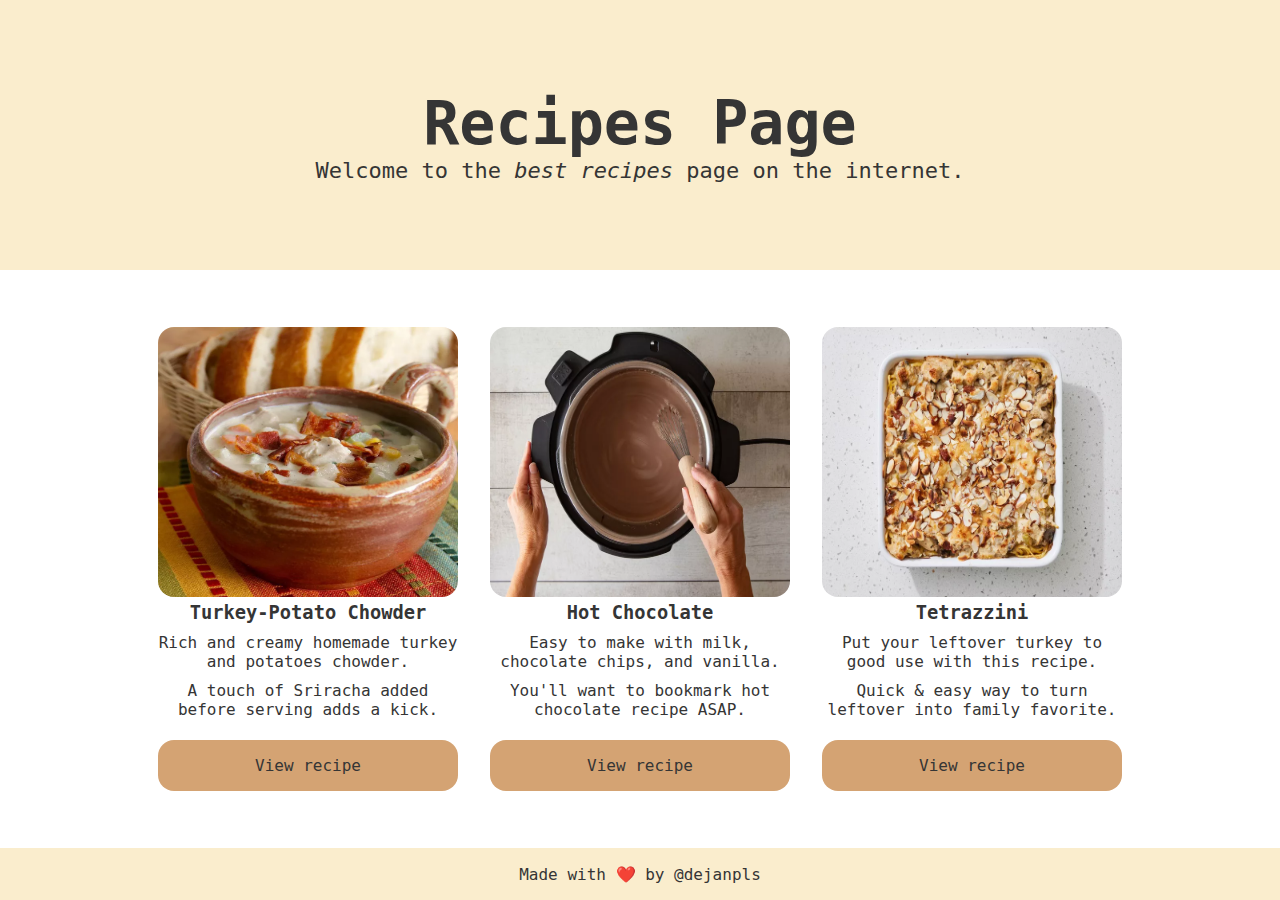
<file: index.html>
<!DOCTYPE html>
<html lang="en"> 
<head>
	<meta charset="utf-8">
	<title>Recipes</title>
	<link rel="stylesheet" type="text/css" href="stylesheets/styles.css">
</head>
<body>
	<div class="container">
		<div class="header">
			<h1 class="title">Recipes Page</h1>
			<p class="text">
				Welcome to the <em>best recipes</em> page on the internet.
			</p>
		</div>
		<!-- links to recipes -->
		<div class="recipes">
			<div class="recipe-card">
				<img 
					class="recipe-card-image" 
					src="img/chowder.webp" 
					alt="Recipe image">

				<div class="content">				
					<h3 class="recipe-card-title">Turkey-Potato Chowder</h3>
					<p class="recipe-card-description">
						Rich and creamy homemade turkey and potatoes chowder.
					</p>
					<p class="recipe-card-description">
						A touch of Sriracha added before serving adds a kick.
					</p>
				</div>

				<div class="button">
					<a 
						class="recipe-card-button" 
						href="pages/chowder.html">
							View recipe
					</a>
				</div>

			</div>
			<div class="recipe-card">
				<img 
					class="recipe-card-image" 
					src="img/hot-chocolate.webp" 
					alt="Recipe image">

				<div class="content">
					<h3 class="recipe-card-title">Hot Chocolate</h3>
					<p class="recipe-card-description">
						Easy to make with milk, chocolate chips, and vanilla.
					</p>
					<p class="recipe-card-description">
						You'll want to bookmark hot chocolate recipe ASAP.
					</p>
				</div>
				<div class="button">
					<a 
						class="recipe-card-button" 
						href="pages/hot-chocolate.html">
							View recipe
					</a>
				</div>
			</div>
			<div class="recipe-card">
				<img 
					class="recipe-card-image" 
					src="img/tetrazzini.webp" 
					alt="Recipe image">

				<div class="content">
					<h3 class="recipe-card-title">Tetrazzini</h3>
					<p class="recipe-card-description">
						Put your leftover turkey to good use with this recipe.  
					</p>
					<p class="recipe-card-description">
						Quick & easy way to turn leftover into family favorite.
					</p>
				</div>
				<div class="button">
					<a 
						class="recipe-card-button" 
						href="pages/tetrazzini.html">
							View recipe
					</a>
				</div>
			</div>
		</div>
		<!-- footer -->
		<footer class="footer">
			<div class="footer-text">
				Made with ❤️ by <a href="#" class="link">@dejanpls</a>
			</div>
		</footer>
	</div>
</body>
</html>
</file>
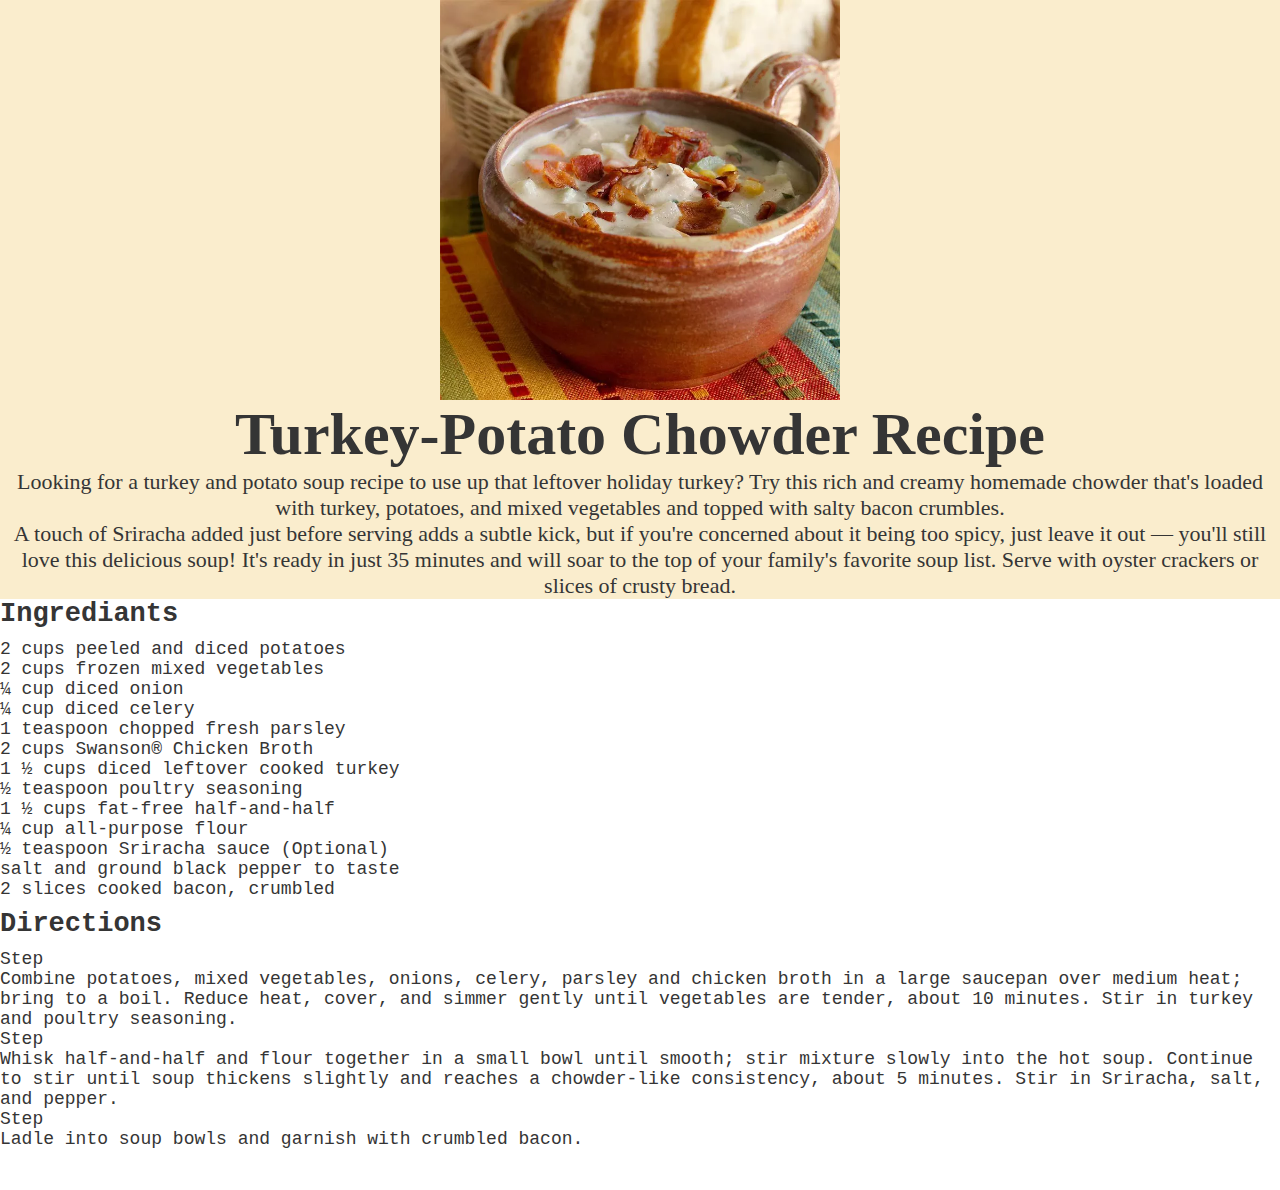
<file: pages/chowder.html>
<!DOCTYPE html>
<html lang="en">
<head>
	<meta charset="utf-8">
	<title>Turkey-Potato Chowder Recipe</title>
	<link rel="stylesheet" type="text/css" href="../stylesheets/styles.css">
	<link rel="stylesheet" type="text/css" href="../stylesheets/pages.css">
</head>
<body>
	<div class="header">
		<img class="image" src="../img/chowder.webp" 
		alt="Easy Turkey Tetrazzini as a finished dish pictured from bird's perspective.">
		<h1 class="title">Turkey-Potato Chowder Recipe</h1>
		<p class="text">
			Looking for a turkey and potato soup recipe to use up that leftover holiday turkey? Try this rich and creamy homemade chowder that's loaded with turkey, potatoes, and mixed vegetables and topped with salty bacon crumbles.
		</p>
		<p class="text">
			A touch of Sriracha added just before serving adds a subtle kick, but if you're concerned about it being too spicy, just leave it out — you'll still love this delicious soup! It's ready in just 35 minutes and will soar to the top of your family's favorite soup list. Serve with oyster crackers or slices of crusty bread. 
		</p>
	</div>
	<div class="content">
		<h2>Ingrediants</h2>
		<ul>
			<li>2 cups peeled and diced potatoes</li>
			<li>2 cups frozen mixed vegetables</li>
			<li>¼ cup diced onion</li>
			<li>¼ cup diced celery</li>
			<li>1 teaspoon chopped fresh parsley</li>
			<li>2 cups Swanson® Chicken Broth</li>
			<li>1 ½ cups diced leftover cooked turkey</li>
			<li>½ teaspoon poultry seasoning</li>
			<li>1 ½ cups fat-free half-and-half</li>
			<li>¼ cup all-purpose flour</li>
			<li>½ teaspoon Sriracha sauce (Optional)</li>
			<li>salt and ground black pepper to taste</li>
			<li>2 slices cooked bacon, crumbled</li>
		</ul>

		<!-- Directions on how to make the dish -->

		<h2>Directions</h2>
		<ol>
			<li>Step</li>
			<p> 
				Combine potatoes, mixed vegetables, onions, celery, parsley and chicken broth in a large saucepan over medium heat; bring to a boil. Reduce heat, cover, and simmer gently until vegetables are tender, about 10 minutes. Stir in turkey and poultry seasoning.  
			</p>
			<li>Step</li>
			<p> 
				Whisk half-and-half and flour together in a small bowl until smooth; stir mixture slowly into the hot soup. Continue to stir until soup thickens slightly and reaches a chowder-like consistency, about 5 minutes. Stir in Sriracha, salt, and pepper. 
			</p>
			<li>Step</li>
			<p> 
				 Ladle into soup bowls and garnish with crumbled bacon.    
			</p>
		</ol>
	</div>
</body>
</html>
</file>
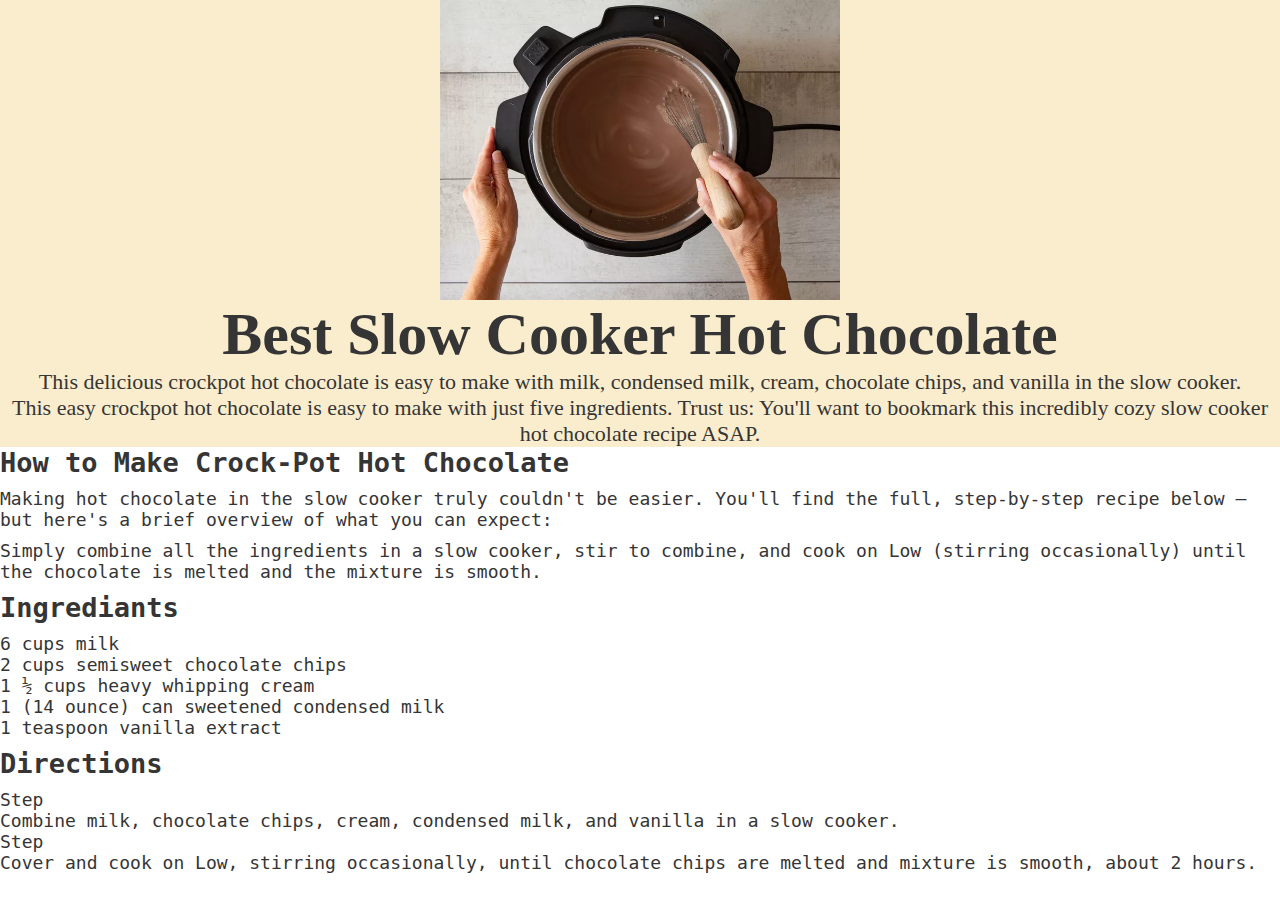
<file: pages/hot-chocolate.html>
<!DOCTYPE html>
<html lang="en">
<head>
	<meta charset="utf-8">
	<title>Best Slow Cooker Hot Chocolate</title>
	<link rel="stylesheet" type="text/css" href="../stylesheets/styles.css">
	<link rel="stylesheet" type="text/css" href="../stylesheets/pages.css">
</head>
<body>
	<div class="header">
		<img class="image" src="../img/hot-chocolate.webp" 
		alt="Hot chocolate as a finished dish pictured from bird's perspective.">
		<h1 class="title">Best Slow Cooker Hot Chocolate</h1>
		<p class="text">
			This delicious crockpot hot chocolate is easy to make with milk, condensed milk, cream, chocolate chips, and vanilla in the slow cooker.
		</p>
		<p class="text">
			This easy crockpot hot chocolate is easy to make with just five ingredients. Trust us: You'll want to bookmark this incredibly cozy slow cooker hot chocolate recipe ASAP.  
		</p>
	</div>
	<div class="content">
		<h2>How to Make Crock-Pot Hot Chocolate</h2>
		<p>
			Making hot chocolate in the slow cooker truly couldn't be easier. You'll find the full, step-by-step recipe below — but here's a brief overview of what you can expect:
		</p>
		<p>
			Simply combine all the ingredients in a slow cooker, stir to combine, and cook on Low (stirring occasionally) until the chocolate is melted and the mixture is smooth. 
		</p>

		<h2>Ingrediants</h2>
		<ul>
			<li>6 cups milk</li>
			<li>2 cups semisweet chocolate chips</li>
			<li>1 ½ cups heavy whipping cream</li>
			<li>1 (14 ounce) can sweetened condensed milk</li>
			<li>1 teaspoon vanilla extract</li>
		</ul>

		<!-- Directions on how to make the dish -->

		<h2>Directions</h2>
		<ol>
			<li>Step</li>
			<p> 
				Combine milk, chocolate chips, cream, condensed milk, and vanilla in a slow cooker.   
			</p>
			<li>Step</li>
			<p> 
				Cover and cook on Low, stirring occasionally, until chocolate chips are melted and mixture is smooth, about 2 hours. 
			</p>

		</ol>
	</div>
</body>
</html>
</file>
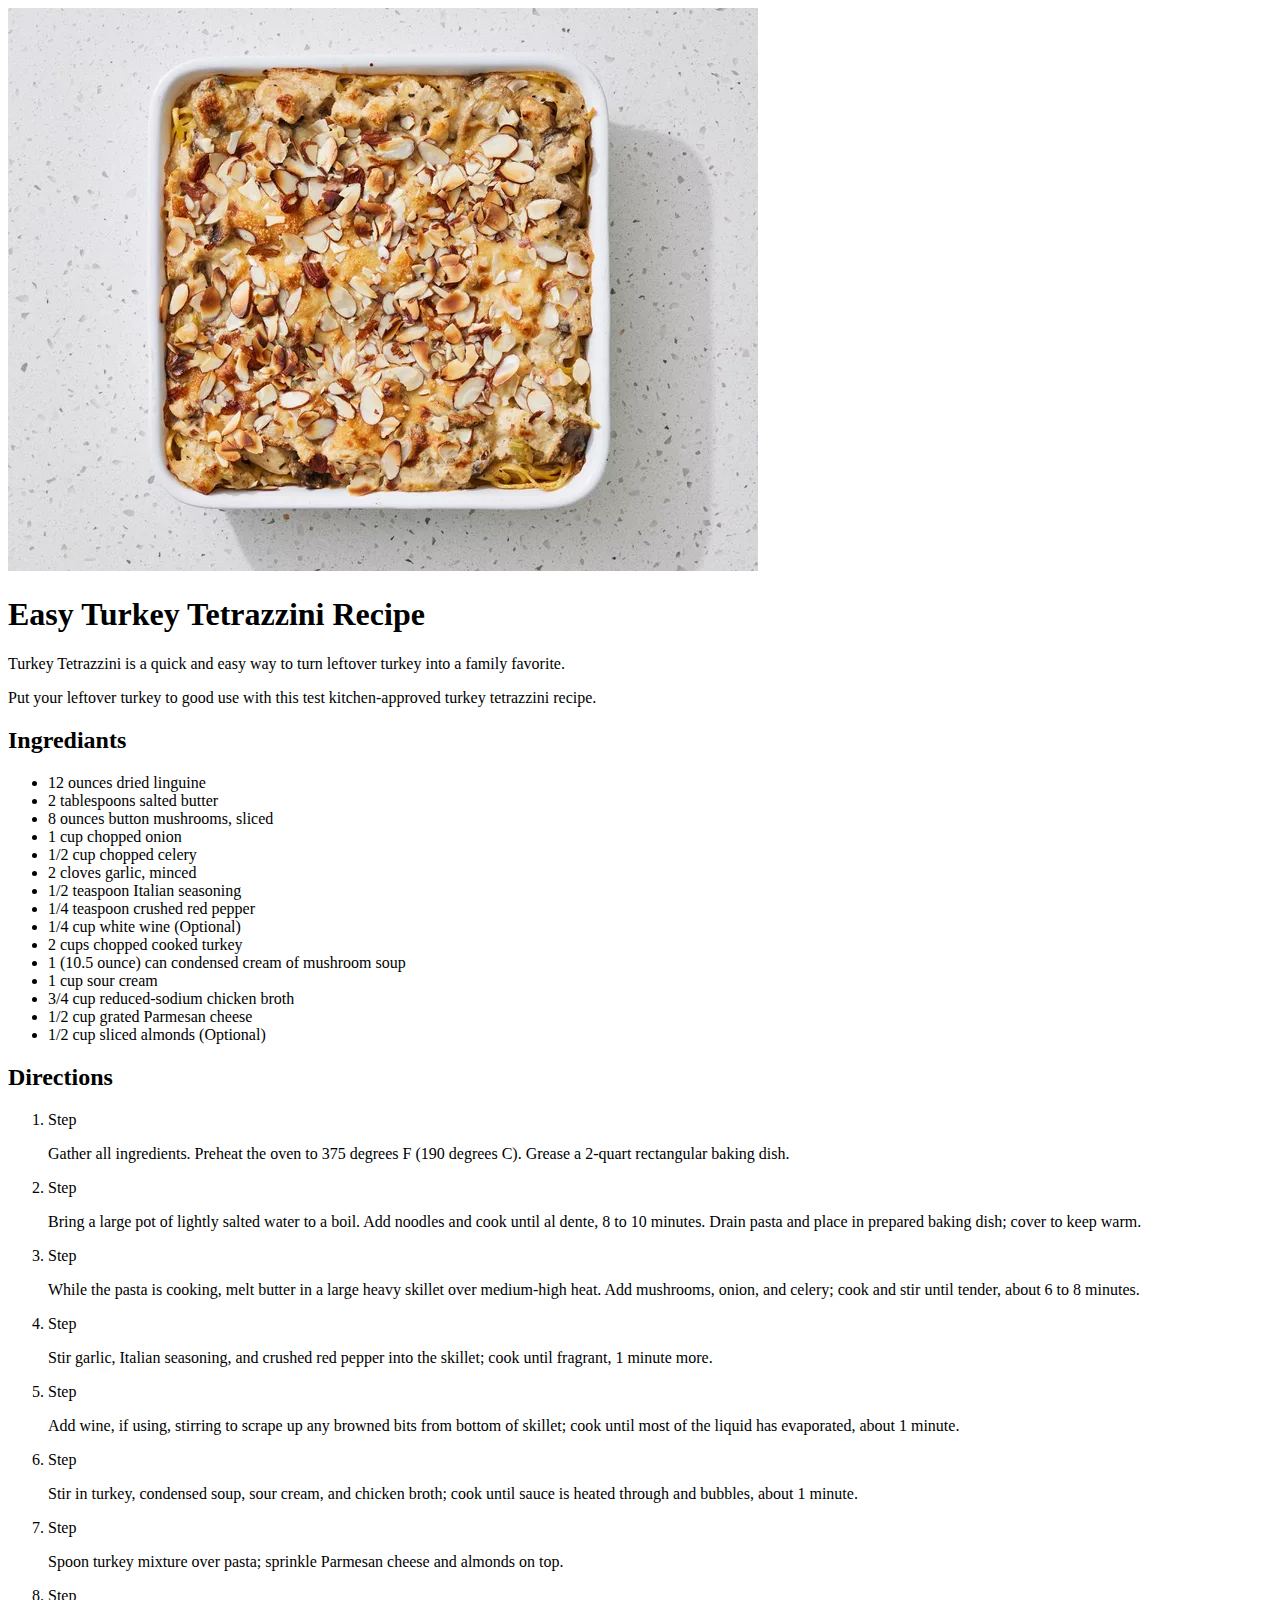
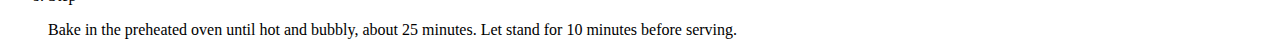
<file: pages/recipe-1.html>
<!DOCTYPE html>
<html lang="en">
<head>
	<meta charset="utf-8">
	<title>Easy Turkey Tetrazzini<</title>
</head>
<body>
	<img src="../img/tetrazzini.webp" 
	alt="Easy Turkey Tetrazzini as a finished dish pictured from bird's perspective.">
	<h1>Easy Turkey Tetrazzini Recipe</h1>
	<p>
		Turkey Tetrazzini is a quick and easy way to turn leftover turkey into a family favorite.
	</p>
	<p>
		Put your leftover turkey to good use with this test kitchen-approved turkey tetrazzini recipe. 
	</p>

	<h2>Ingrediants</h2>
	<ul>
		<li>12 ounces dried linguine</li>
		<li>2 tablespoons salted butter</li>
		<li>8 ounces button mushrooms, sliced</li>
		<li>1 cup chopped onion</li>
		<li>1/2 cup chopped celery</li>
		<li>2 cloves garlic, minced</li>
		<li>1/2 teaspoon Italian seasoning</li>
		<li>1/4 teaspoon crushed red pepper</li>
		<li>1/4 cup white wine (Optional)</li>
		<li>2 cups chopped cooked turkey</li>
		<li>1 (10.5 ounce) can condensed cream of mushroom soup</li>
		<li>1 cup sour cream</li>
		<li>3/4 cup reduced-sodium chicken broth</li>
		<li>1/2 cup grated Parmesan cheese</li>
		<li>1/2 cup sliced almonds (Optional)</li>
	</ul>

	<!-- Directions on how to make the dish -->

	<h2>Directions</h2>
	<ol>
		<li>Step</li>
		<p> 
			Gather all ingredients. Preheat the oven to 375 degrees F (190 degrees C). Grease a 2-quart rectangular baking dish.  
		</p>
		<li>Step</li>
		<p> 
			Bring a large pot of lightly salted water to a boil. Add noodles and cook until al dente, 8 to 10 minutes. Drain pasta and place in prepared baking dish; cover to keep warm.  
		</p>
		<li>Step</li>
		<p> 
			While the pasta is cooking, melt butter in a large heavy skillet over medium-high heat. Add mushrooms, onion, and celery; cook and stir until tender, about 6 to 8 minutes.   
		</p>
		<li>Step</li>
		<p> 
			Stir garlic, Italian seasoning, and crushed red pepper into the skillet; cook until fragrant, 1 minute more.  
		</p>
		<li>Step</li>
		<p> 
			Add wine, if using, stirring to scrape up any browned bits from bottom of skillet; cook until most of the liquid has evaporated, about 1 minute. 
		</p>
		<li>Step</li>
		<p> 
			Stir in turkey, condensed soup, sour cream, and chicken broth; cook until sauce is heated through and bubbles, about 1 minute.  
		</p>
		<li>Step</li>
		<p> 
			Spoon turkey mixture over pasta; sprinkle Parmesan cheese and almonds on top.  
		</p>
		<li>Step</li>
		<p> 
			Bake in the preheated oven until hot and bubbly, about 25 minutes. Let stand for 10 minutes before serving.   
		</p>
	</ol>
</body>
</html>
</file>
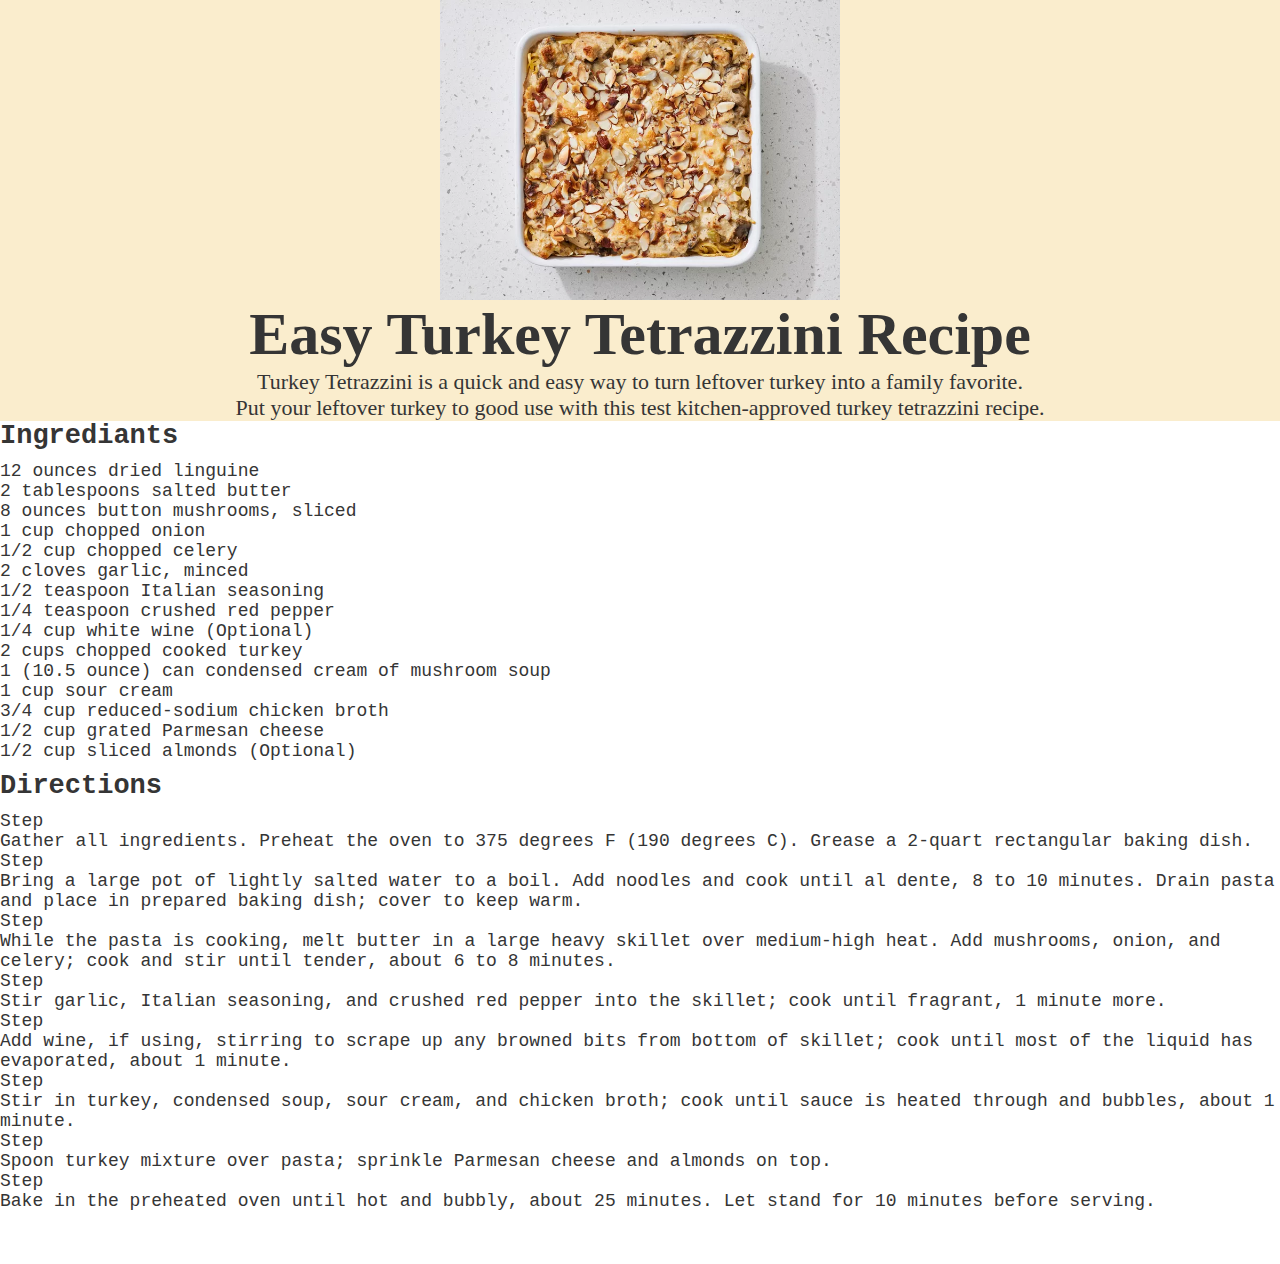
<file: pages/tetrazzini.html>
<!DOCTYPE html>
<html lang="en">
<head>
	<meta charset="utf-8">
	<title>Easy Turkey Tetrazzini</title>
	<link rel="stylesheet" type="text/css" href="../stylesheets/styles.css">
	<link rel="stylesheet" type="text/css" href="../stylesheets/pages.css">
</head>
<body>
	<div class="header">
		<img class="image" src="../img/tetrazzini.webp" 
		alt="Easy Turkey Tetrazzini as a finished dish pictured from bird's perspective.">
		<h1 class="title">Easy Turkey Tetrazzini Recipe</h1>
		<p class="text">
			Turkey Tetrazzini is a quick and easy way to turn leftover turkey into a family favorite.
		</p>
		<p class="text">
			Put your leftover turkey to good use with this test kitchen-approved turkey tetrazzini recipe. 
		</p>
	</div>
	<div class="content">
		<h2 class="title-small">Ingrediants</h2>
		<ul>
			<li>12 ounces dried linguine</li>
			<li>2 tablespoons salted butter</li>
			<li>8 ounces button mushrooms, sliced</li>
			<li>1 cup chopped onion</li>
			<li>1/2 cup chopped celery</li>
			<li>2 cloves garlic, minced</li>
			<li>1/2 teaspoon Italian seasoning</li>
			<li>1/4 teaspoon crushed red pepper</li>
			<li>1/4 cup white wine (Optional)</li>
			<li>2 cups chopped cooked turkey</li>
			<li>1 (10.5 ounce) can condensed cream of mushroom soup</li>
			<li>1 cup sour cream</li>
			<li>3/4 cup reduced-sodium chicken broth</li>
			<li>1/2 cup grated Parmesan cheese</li>
			<li>1/2 cup sliced almonds (Optional)</li>
		</ul>

		<!-- Directions on how to make the dish -->

		<h2 class="title-small">Directions</h2>
		<ol>
			<li>Step</li>
			<p> 
				Gather all ingredients. Preheat the oven to 375 degrees F (190 degrees C). Grease a 2-quart rectangular baking dish.  
			</p>
			<li>Step</li>
			<p> 
				Bring a large pot of lightly salted water to a boil. Add noodles and cook until al dente, 8 to 10 minutes. Drain pasta and place in prepared baking dish; cover to keep warm.  
			</p>
			<li>Step</li>
			<p> 
				While the pasta is cooking, melt butter in a large heavy skillet over medium-high heat. Add mushrooms, onion, and celery; cook and stir until tender, about 6 to 8 minutes.   
			</p>
			<li>Step</li>
			<p> 
				Stir garlic, Italian seasoning, and crushed red pepper into the skillet; cook until fragrant, 1 minute more.  
			</p>
			<li>Step</li>
			<p> 
				Add wine, if using, stirring to scrape up any browned bits from bottom of skillet; cook until most of the liquid has evaporated, about 1 minute. 
			</p>
			<li>Step</li>
			<p> 
				Stir in turkey, condensed soup, sour cream, and chicken broth; cook until sauce is heated through and bubbles, about 1 minute.  
			</p>
			<li>Step</li>
			<p> 
				Spoon turkey mixture over pasta; sprinkle Parmesan cheese and almonds on top.  
			</p>
			<li>Step</li>
			<p> 
				Bake in the preheated oven until hot and bubbly, about 25 minutes. Let stand for 10 minutes before serving.   
			</p>
		</ol>
	</div>
</body>
</html>
</file>
<file: stylesheets/styles.css>
* {
	padding: 0;
	margin: 0;
	box-sizing: border-box;
	color: #353535;
}

div.container {
	min-height: 100vh;
	font-family: "Monaco", monospace;
	text-align: center;
	display: flex;
	flex-direction: column;
	justify-content: space-between;
}

div.header {
	display: flex;
	flex-direction: column;
	justify-content: center;
	align-items: center;
	background-color: #faedcd;
	min-height: 30vh;
}

div.header .title {
	font-size: 60px;
}

div.header .text {
	font-size: 22px;
}

/*recipes start*/

div.recipes {
	display: flex;
	flex-wrap: wrap;
	justify-content: center;
	gap: 32px;
	flex: 1;
	padding: 32px;
	background-color: #ffffff;
}

div.recipe-card {
	width: 300px;
	display: flex;
	flex-direction: column;
	justify-content: center;
	gap: 5px;
}

.recipe-card-image {
	height: 270px;
	border-radius: 16px;
}

div.content {
	display: flex;
	flex-direction: column;
	gap: 10px;
	margin-bottom: 16px;
}

div.button a {
	text-decoration: none;
	color: #353535;
	padding: 16px;
	display: flex;
	justify-content: center;
	border-radius: 16px;
	background-color: #d4a373;
}	

/*recipes end*/

footer.footer {
	height: 52px;
	background-color: #faedcd;
	display: flex;
	justify-content: center;
	align-items: center;
}

div.footer-text .link {
	text-decoration: none;
}
</file>
<file: stylesheets/pages.css>
.header {
	text-align: center;
}

.header .image {
	height: auto;
	width: 400px;
}

.header .title {
	font-size: 50px;
}

.header .text {
	font-size: 18px;
}

.content {
	font-family: "Monaco", monospace;
	font-size: 18px;
}
</file>
